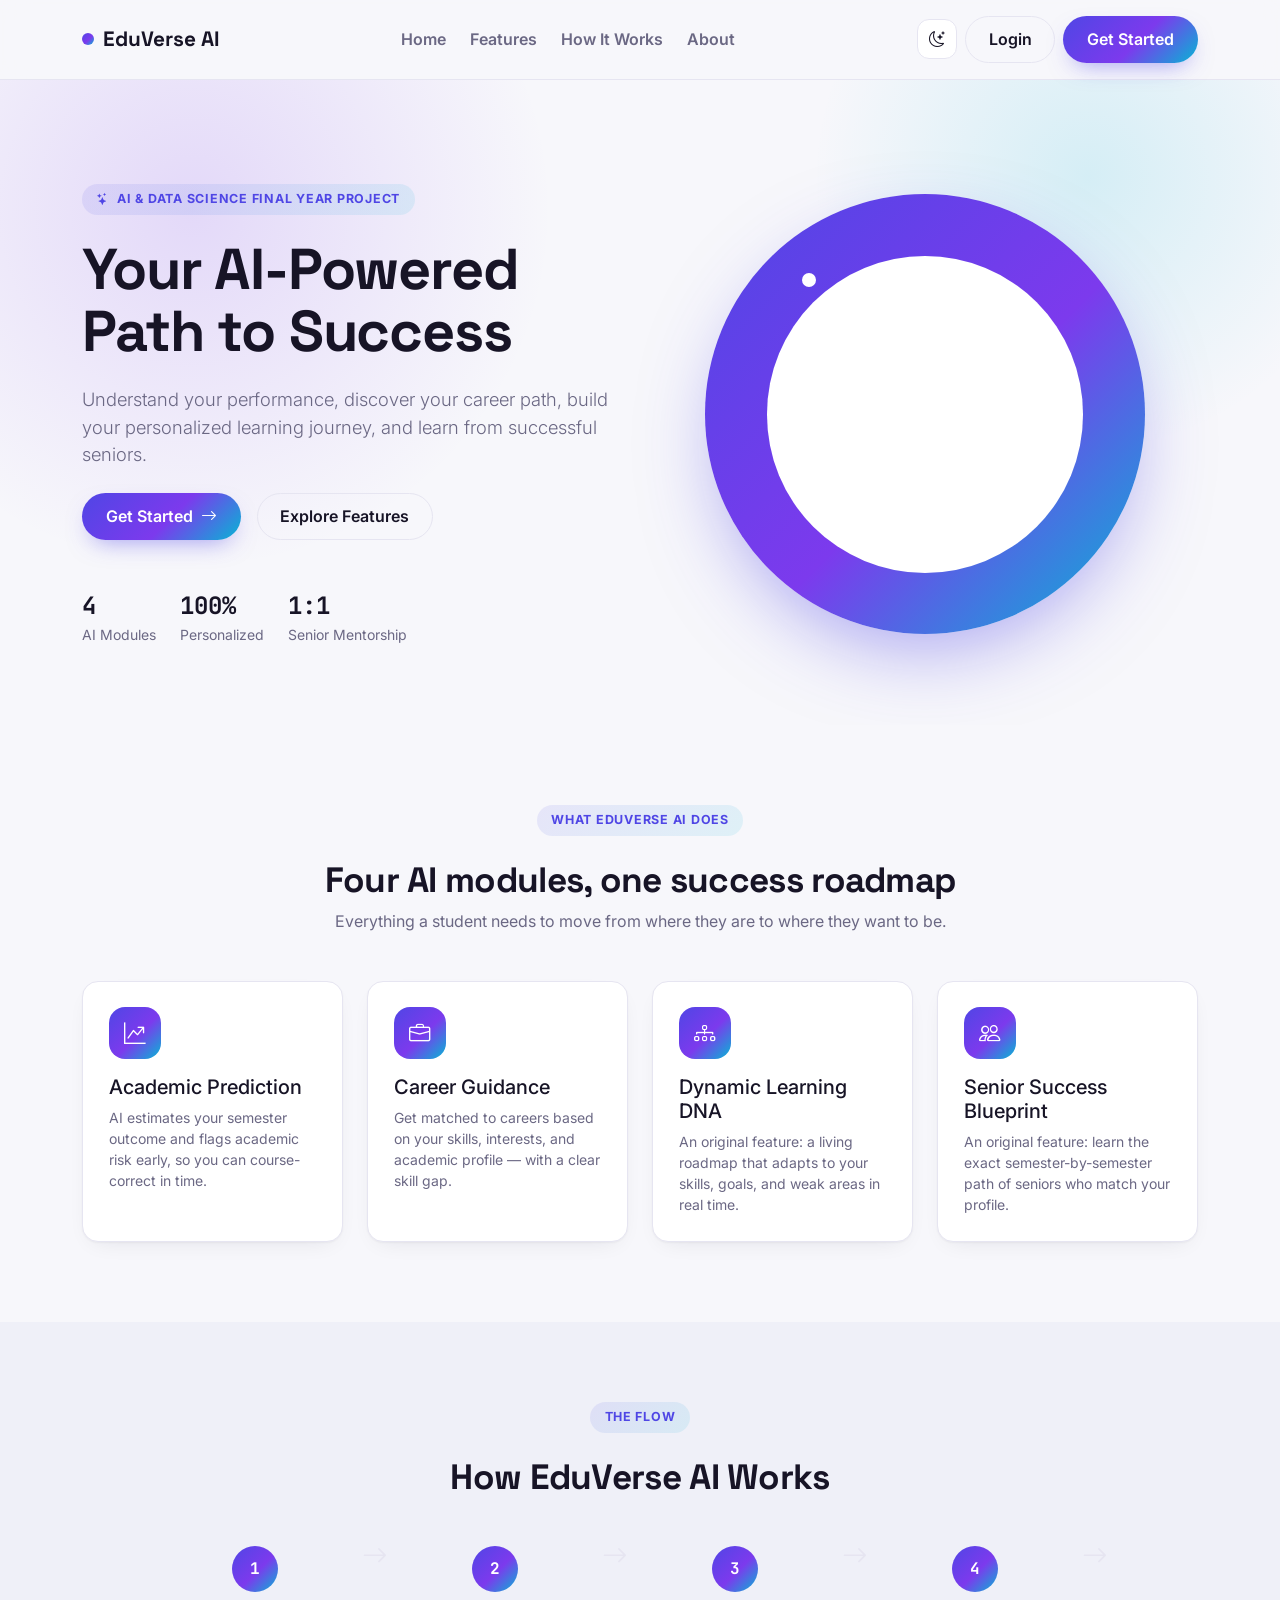
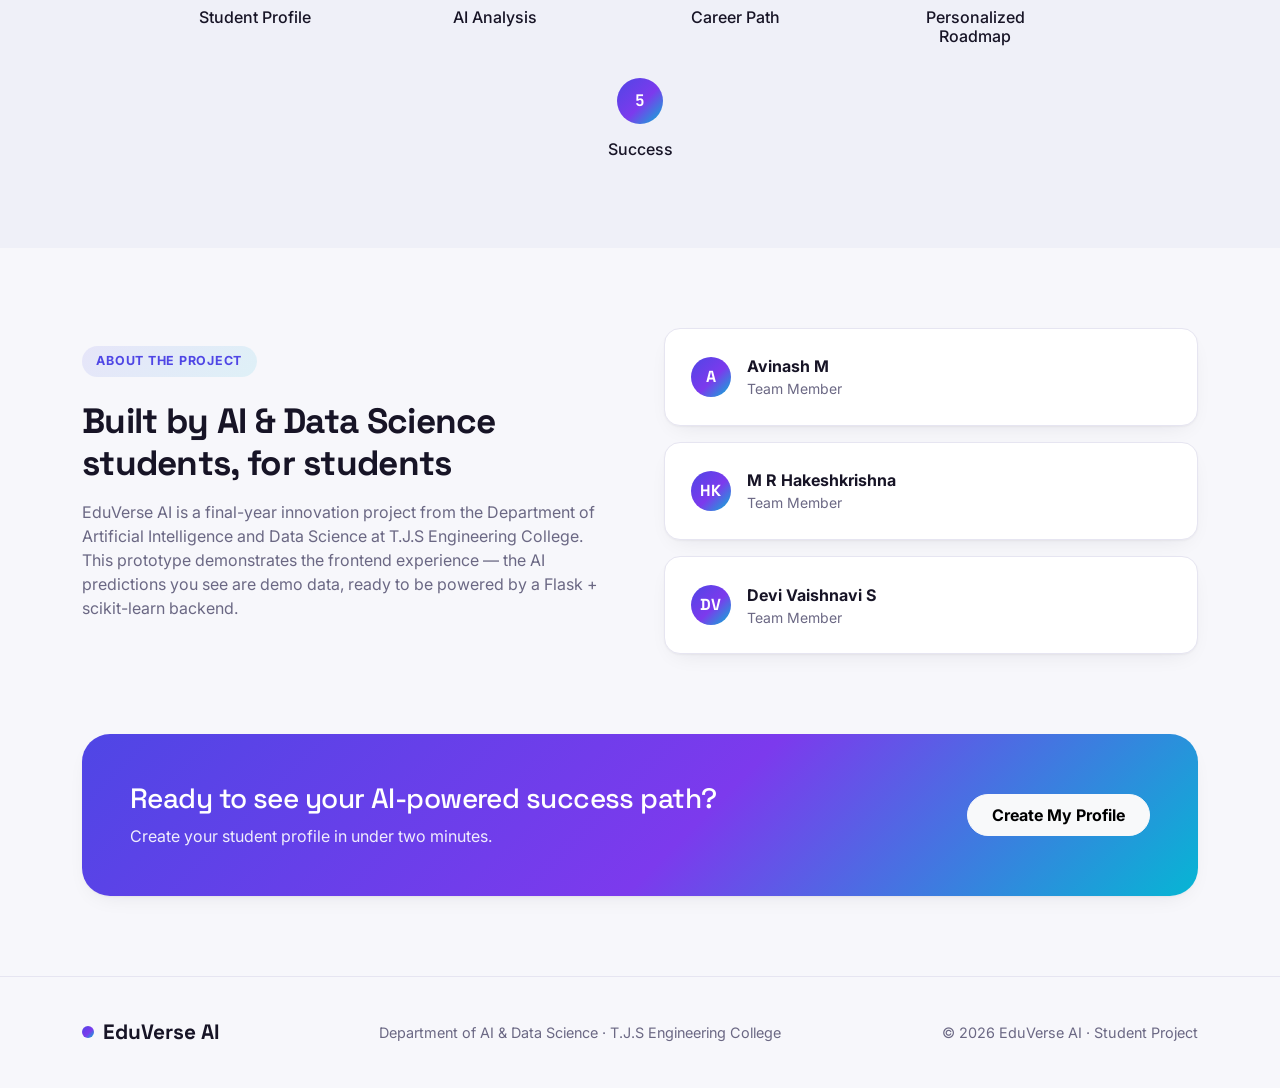
<file: Index.HTML>
<!DOCTYPE html>
<html lang="en">
<head>
<meta charset="UTF-8">
<meta name="viewport" content="width=device-width, initial-scale=1.0">
<title>EduVerse AI — Personalized Student Success Predictor & Learning Guide</title>
<link rel="preconnect" href="https://fonts.googleapis.com">
<link href="https://fonts.googleapis.com/css2?family=Space+Grotesk:wght@500;600;700&family=Inter:wght@400;500;600;700&family=JetBrains+Mono:wght@500;700&display=swap" rel="stylesheet">
<link href="https://cdn.jsdelivr.net/npm/bootstrap@5.3.3/dist/css/bootstrap.min.css" rel="stylesheet">
<link rel="stylesheet" href="https://cdn.jsdelivr.net/npm/bootstrap-icons@1.11.3/font/bootstrap-icons.css">
<link rel="stylesheet" href="style.css">
</head>
<body>

<!-- ================= NAVBAR ================= -->
<nav class="ev-navbar">
  <div class="container d-flex align-items-center justify-content-between py-3">
    <a href="index.html" class="ev-logo"><span class="dot"></span>EduVerse AI</a>
    <div class="d-none d-lg-flex align-items-center gap-4">
      <a href="#home" class="text-muted-ev fw-semibold">Home</a>
      <a href="#features" class="text-muted-ev fw-semibold">Features</a>
      <a href="#how-it-works" class="text-muted-ev fw-semibold">How It Works</a>
      <a href="#about" class="text-muted-ev fw-semibold">About</a>
    </div>
    <div class="d-flex align-items-center gap-2">
      <button class="theme-toggle" aria-label="Toggle theme"><i class="bi bi-moon-stars"></i></button>
      <a href="login.html" class="btn-ev-outline d-none d-sm-inline-block">Login</a>
      <a href="register.html" class="btn-ev-primary">Get Started</a>
    </div>
  </div>
</nav>

<!-- ================= HERO ================= -->
<header class="ev-hero" id="home">
  <div class="ev-hero-bg"></div>
  <div class="container">
    <div class="row align-items-center gy-5">
      <div class="col-lg-6">
        <span class="ev-eyebrow"><i class="bi bi-stars"></i> AI &amp; Data Science Final Year Project</span>
        <h1>Your AI-Powered Path to Success</h1>
        <p class="lead my-4">Understand your performance, discover your career path, build your personalized learning journey, and learn from successful seniors.</p>
        <div class="d-flex flex-wrap gap-3">
          <a href="register.html" class="btn-ev-primary">Get Started <i class="bi bi-arrow-right ms-1"></i></a>
          <a href="#features" class="btn-ev-outline">Explore Features</a>
        </div>
        <div class="d-flex gap-4 mt-5">
          <div><div class="ev-stat-value font-mono" style="font-size:1.5rem;">4</div><div class="text-muted-ev small">AI Modules</div></div>
          <div><div class="ev-stat-value font-mono" style="font-size:1.5rem;">100%</div><div class="text-muted-ev small">Personalized</div></div>
          <div><div class="ev-stat-value font-mono" style="font-size:1.5rem;">1:1</div><div class="text-muted-ev small">Senior Mentorship</div></div>
        </div>
      </div>
      <div class="col-lg-6">
        <div class="neural-orb-wrap">
          <div class="neural-orb">
            <div class="neural-node" style="top:18%;left:22%;"></div>
            <div class="neural-node" style="top:30%;left:70%;animation-delay:.4s;"></div>
            <div class="neural-node" style="top:65%;left:20%;animation-delay:.8s;"></div>
            <div class="neural-node" style="top:72%;left:66%;animation-delay:.3s;"></div>
            <div class="neural-node" style="top:48%;left:46%;animation-delay:.6s;"></div>
          </div>
        </div>
      </div>
    </div>
  </div>
</header>

<!-- ================= FEATURES ================= -->
<section id="features">
  <div class="container">
    <div class="text-center mb-5 fade-up">
      <span class="ev-eyebrow">What EduVerse AI Does</span>
      <h2 class="section-title">Four AI modules, one success roadmap</h2>
      <p class="text-muted-ev">Everything a student needs to move from where they are to where they want to be.</p>
    </div>
    <div class="row g-4">
      <div class="col-md-6 col-lg-3 fade-up">
        <div class="ev-card ev-card-pad hoverable h-100">
          <div class="ev-icon-tile mb-3"><i class="bi bi-graph-up-arrow"></i></div>
          <h5>Academic Prediction</h5>
          <p class="text-muted-ev small mb-0">AI estimates your semester outcome and flags academic risk early, so you can course-correct in time.</p>
        </div>
      </div>
      <div class="col-md-6 col-lg-3 fade-up">
        <div class="ev-card ev-card-pad hoverable h-100">
          <div class="ev-icon-tile mb-3"><i class="bi bi-briefcase"></i></div>
          <h5>Career Guidance</h5>
          <p class="text-muted-ev small mb-0">Get matched to careers based on your skills, interests, and academic profile — with a clear skill gap.</p>
        </div>
      </div>
      <div class="col-md-6 col-lg-3 fade-up">
        <div class="ev-card ev-card-pad hoverable h-100">
          <div class="ev-icon-tile mb-3"><i class="bi bi-diagram-3"></i></div>
          <h5>Dynamic Learning DNA</h5>
          <p class="text-muted-ev small mb-0">An original feature: a living roadmap that adapts to your skills, goals, and weak areas in real time.</p>
        </div>
      </div>
      <div class="col-md-6 col-lg-3 fade-up">
        <div class="ev-card ev-card-pad hoverable h-100">
          <div class="ev-icon-tile mb-3"><i class="bi bi-people"></i></div>
          <h5>Senior Success Blueprint</h5>
          <p class="text-muted-ev small mb-0">An original feature: learn the exact semester-by-semester path of seniors who match your profile.</p>
        </div>
      </div>
    </div>
  </div>
</section>

<!-- ================= HOW IT WORKS ================= -->
<section id="how-it-works" style="background:var(--bg-sunken);">
  <div class="container">
    <div class="text-center mb-5 fade-up">
      <span class="ev-eyebrow">The Flow</span>
      <h2 class="section-title">How EduVerse AI Works</h2>
    </div>
    <div class="row g-4 align-items-start justify-content-center">
      <div class="col-6 col-md-2 ev-step fade-up">
        <div class="num">1</div>
        <h6>Student Profile</h6>
      </div>
      <div class="col-auto ev-step-arrow d-none d-md-flex align-items-center" style="margin-top:.9rem;"><i class="bi bi-arrow-right"></i></div>
      <div class="col-6 col-md-2 ev-step fade-up">
        <div class="num">2</div>
        <h6>AI Analysis</h6>
      </div>
      <div class="col-auto ev-step-arrow d-none d-md-flex align-items-center" style="margin-top:.9rem;"><i class="bi bi-arrow-right"></i></div>
      <div class="col-6 col-md-2 ev-step fade-up">
        <div class="num">3</div>
        <h6>Career Path</h6>
      </div>
      <div class="col-auto ev-step-arrow d-none d-md-flex align-items-center" style="margin-top:.9rem;"><i class="bi bi-arrow-right"></i></div>
      <div class="col-6 col-md-2 ev-step fade-up">
        <div class="num">4</div>
        <h6>Personalized Roadmap</h6>
      </div>
      <div class="col-auto ev-step-arrow d-none d-md-flex align-items-center" style="margin-top:.9rem;"><i class="bi bi-arrow-right"></i></div>
      <div class="col-6 col-md-2 ev-step fade-up">
        <div class="num">5</div>
        <h6>Success</h6>
      </div>
    </div>
  </div>
</section>

<!-- ================= ABOUT / TEAM ================= -->
<section id="about">
  <div class="container">
    <div class="row g-5 align-items-center">
      <div class="col-lg-6 fade-up">
        <span class="ev-eyebrow">About the Project</span>
        <h2 class="section-title mb-3">Built by AI &amp; Data Science students, for students</h2>
        <p class="text-muted-ev">EduVerse AI is a final-year innovation project from the Department of Artificial Intelligence and Data Science at T.J.S Engineering College. This prototype demonstrates the frontend experience — the AI predictions you see are demo data, ready to be powered by a Flask + scikit-learn backend.</p>
      </div>
      <div class="col-lg-6 fade-up">
        <div class="row g-3">
          <div class="col-12">
            <div class="ev-card ev-card-pad d-flex align-items-center gap-3">
              <div class="ev-avatar">A</div>
              <div><strong>Avinash M</strong><div class="text-muted-ev small">Team Member</div></div>
            </div>
          </div>
          <div class="col-12">
            <div class="ev-card ev-card-pad d-flex align-items-center gap-3">
              <div class="ev-avatar">HK</div>
              <div><strong>M R Hakeshkrishna</strong><div class="text-muted-ev small">Team Member</div></div>
            </div>
          </div>
          <div class="col-12">
            <div class="ev-card ev-card-pad d-flex align-items-center gap-3">
              <div class="ev-avatar">DV</div>
              <div><strong>Devi Vaishnavi S</strong><div class="text-muted-ev small">Team Member</div></div>
            </div>
          </div>
        </div>
      </div>
    </div>
  </div>
</section>

<!-- ================= CTA ================= -->
<section style="padding-top:0;">
  <div class="container">
    <div class="ev-card fade-up" style="background:var(--ev-gradient); border:none; padding:3rem; border-radius:28px;">
      <div class="row align-items-center g-4">
        <div class="col-lg-8 text-white">
          <h3 class="text-white mb-2">Ready to see your AI-powered success path?</h3>
          <p class="mb-0" style="opacity:.9;">Create your student profile in under two minutes.</p>
        </div>
        <div class="col-lg-4 text-lg-end">
          <a href="register.html" class="btn btn-light rounded-pill fw-bold px-4 py-2">Create My Profile</a>
        </div>
      </div>
    </div>
  </div>
</section>

<footer class="ev-footer">
  <div class="container d-flex flex-wrap justify-content-between align-items-center gap-3">
    <a href="index.html" class="ev-logo"><span class="dot"></span>EduVerse AI</a>
    <div>Department of AI &amp; Data Science · T.J.S Engineering College</div>
    <div>© 2026 EduVerse AI · Student Project</div>
  </div>
</footer>

<script src="https://cdn.jsdelivr.net/npm/bootstrap@5.3.3/dist/js/bootstrap.bundle.min.js"></script>
<script src="script.js"></script>
</body>
</html>
</file>
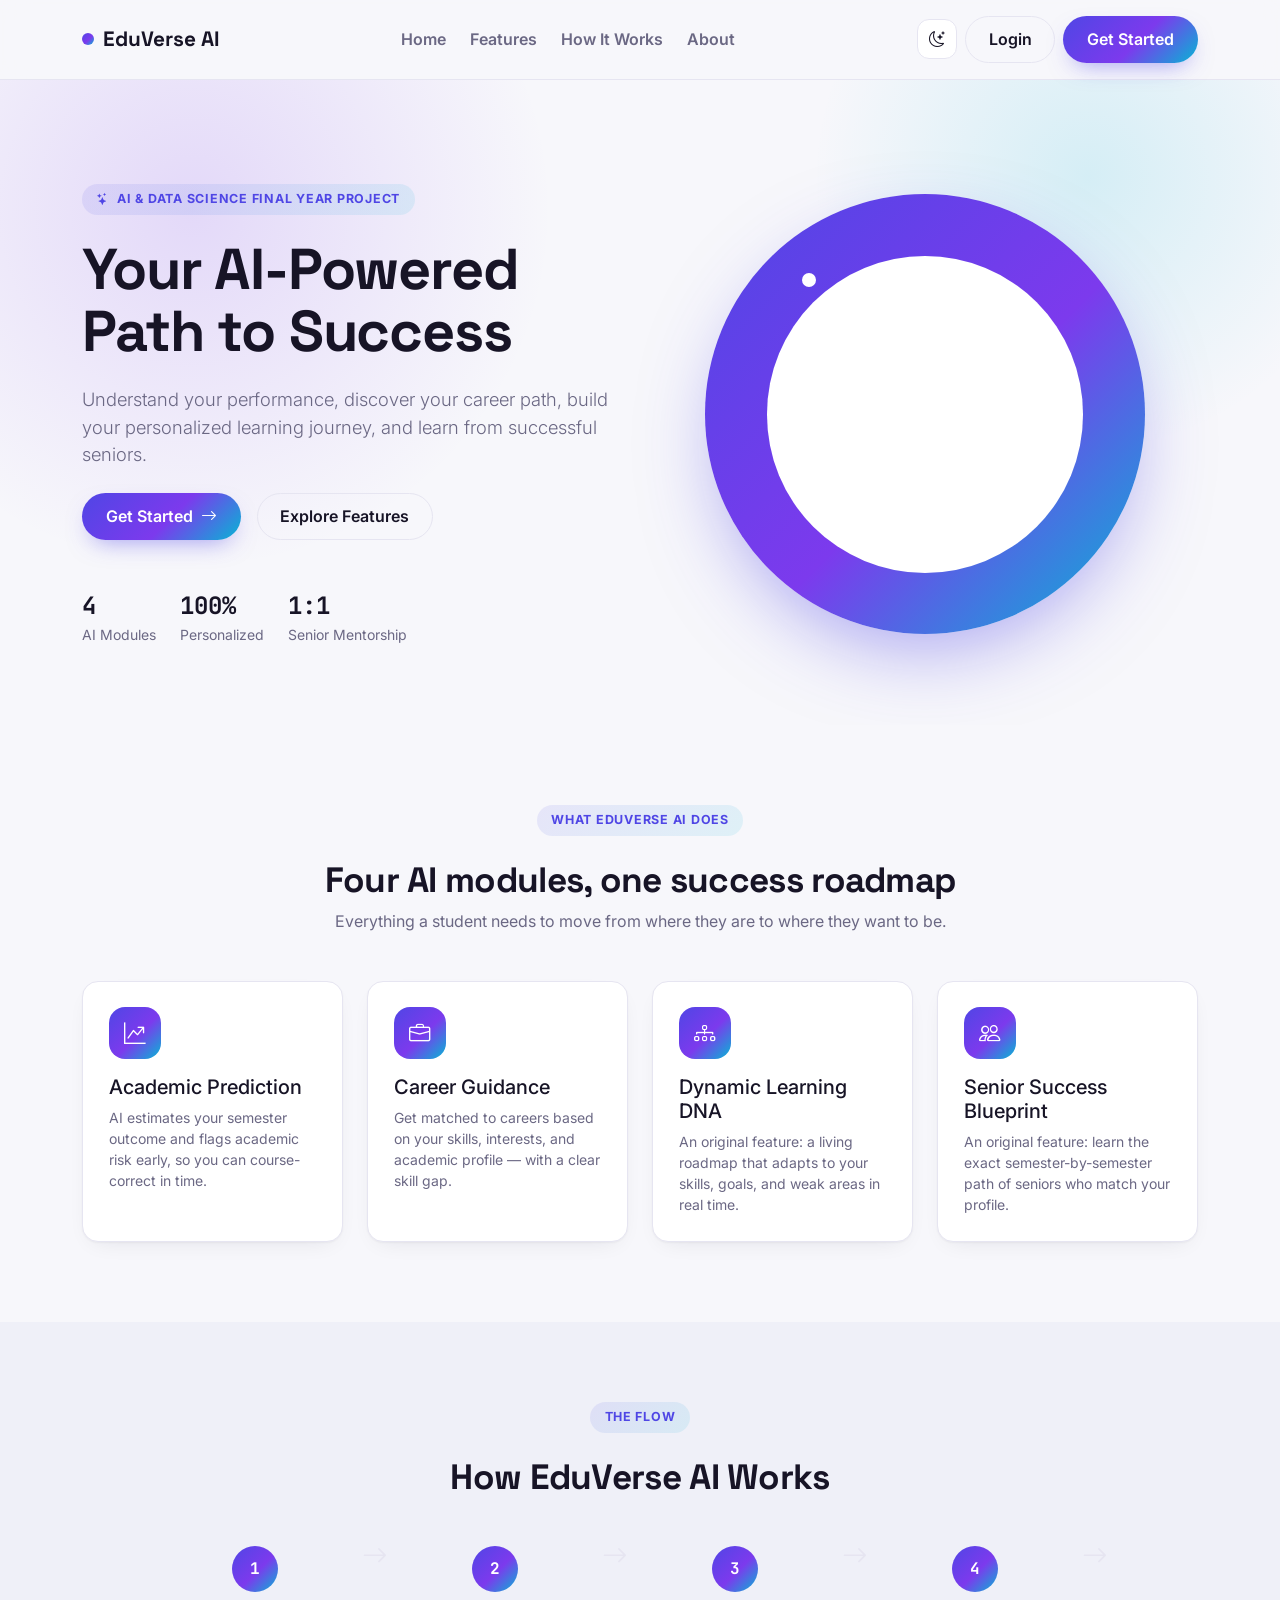
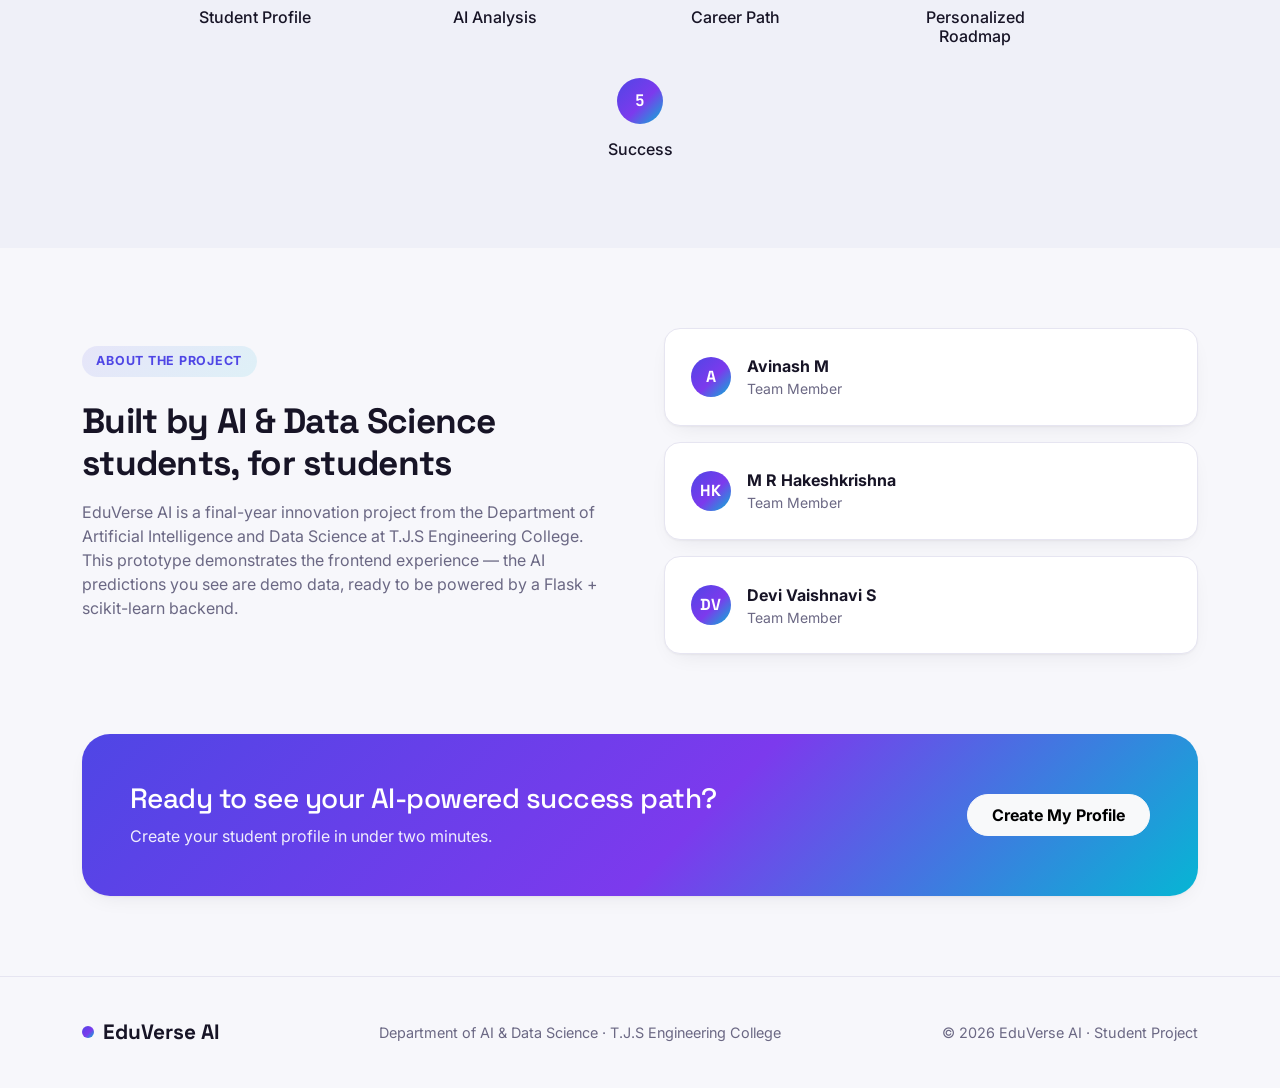
<file: Index.html>
<!DOCTYPE html>
<html lang="en">
<head>
<meta charset="UTF-8">
<meta name="viewport" content="width=device-width, initial-scale=1.0">
<title>EduVerse AI — Personalized Student Success Predictor & Learning Guide</title>
<link rel="preconnect" href="https://fonts.googleapis.com">
<link href="https://fonts.googleapis.com/css2?family=Space+Grotesk:wght@500;600;700&family=Inter:wght@400;500;600;700&family=JetBrains+Mono:wght@500;700&display=swap" rel="stylesheet">
<link href="https://cdn.jsdelivr.net/npm/bootstrap@5.3.3/dist/css/bootstrap.min.css" rel="stylesheet">
<link rel="stylesheet" href="https://cdn.jsdelivr.net/npm/bootstrap-icons@1.11.3/font/bootstrap-icons.css">
<link rel="stylesheet" href="style.css">
</head>
<body>

<!-- ================= NAVBAR ================= -->
<nav class="ev-navbar">
  <div class="container d-flex align-items-center justify-content-between py-3">
    <a href="index.html" class="ev-logo"><span class="dot"></span>EduVerse AI</a>
    <div class="d-none d-lg-flex align-items-center gap-4">
      <a href="#home" class="text-muted-ev fw-semibold">Home</a>
      <a href="#features" class="text-muted-ev fw-semibold">Features</a>
      <a href="#how-it-works" class="text-muted-ev fw-semibold">How It Works</a>
      <a href="#about" class="text-muted-ev fw-semibold">About</a>
    </div>
    <div class="d-flex align-items-center gap-2">
      <button class="theme-toggle" aria-label="Toggle theme"><i class="bi bi-moon-stars"></i></button>
      <a href="login.html" class="btn-ev-outline d-none d-sm-inline-block">Login</a>
      <a href="register.html" class="btn-ev-primary">Get Started</a>
    </div>
  </div>
</nav>

<!-- ================= HERO ================= -->
<header class="ev-hero" id="home">
  <div class="ev-hero-bg"></div>
  <div class="container">
    <div class="row align-items-center gy-5">
      <div class="col-lg-6">
        <span class="ev-eyebrow"><i class="bi bi-stars"></i> AI &amp; Data Science Final Year Project</span>
        <h1>Your AI-Powered Path to Success</h1>
        <p class="lead my-4">Understand your performance, discover your career path, build your personalized learning journey, and learn from successful seniors.</p>
        <div class="d-flex flex-wrap gap-3">
          <a href="register.html" class="btn-ev-primary">Get Started <i class="bi bi-arrow-right ms-1"></i></a>
          <a href="#features" class="btn-ev-outline">Explore Features</a>
        </div>
        <div class="d-flex gap-4 mt-5">
          <div><div class="ev-stat-value font-mono" style="font-size:1.5rem;">4</div><div class="text-muted-ev small">AI Modules</div></div>
          <div><div class="ev-stat-value font-mono" style="font-size:1.5rem;">100%</div><div class="text-muted-ev small">Personalized</div></div>
          <div><div class="ev-stat-value font-mono" style="font-size:1.5rem;">1:1</div><div class="text-muted-ev small">Senior Mentorship</div></div>
        </div>
      </div>
      <div class="col-lg-6">
        <div class="neural-orb-wrap">
          <div class="neural-orb">
            <div class="neural-node" style="top:18%;left:22%;"></div>
            <div class="neural-node" style="top:30%;left:70%;animation-delay:.4s;"></div>
            <div class="neural-node" style="top:65%;left:20%;animation-delay:.8s;"></div>
            <div class="neural-node" style="top:72%;left:66%;animation-delay:.3s;"></div>
            <div class="neural-node" style="top:48%;left:46%;animation-delay:.6s;"></div>
          </div>
        </div>
      </div>
    </div>
  </div>
</header>

<!-- ================= FEATURES ================= -->
<section id="features">
  <div class="container">
    <div class="text-center mb-5 fade-up">
      <span class="ev-eyebrow">What EduVerse AI Does</span>
      <h2 class="section-title">Four AI modules, one success roadmap</h2>
      <p class="text-muted-ev">Everything a student needs to move from where they are to where they want to be.</p>
    </div>
    <div class="row g-4">
      <div class="col-md-6 col-lg-3 fade-up">
        <div class="ev-card ev-card-pad hoverable h-100">
          <div class="ev-icon-tile mb-3"><i class="bi bi-graph-up-arrow"></i></div>
          <h5>Academic Prediction</h5>
          <p class="text-muted-ev small mb-0">AI estimates your semester outcome and flags academic risk early, so you can course-correct in time.</p>
        </div>
      </div>
      <div class="col-md-6 col-lg-3 fade-up">
        <div class="ev-card ev-card-pad hoverable h-100">
          <div class="ev-icon-tile mb-3"><i class="bi bi-briefcase"></i></div>
          <h5>Career Guidance</h5>
          <p class="text-muted-ev small mb-0">Get matched to careers based on your skills, interests, and academic profile — with a clear skill gap.</p>
        </div>
      </div>
      <div class="col-md-6 col-lg-3 fade-up">
        <div class="ev-card ev-card-pad hoverable h-100">
          <div class="ev-icon-tile mb-3"><i class="bi bi-diagram-3"></i></div>
          <h5>Dynamic Learning DNA</h5>
          <p class="text-muted-ev small mb-0">An original feature: a living roadmap that adapts to your skills, goals, and weak areas in real time.</p>
        </div>
      </div>
      <div class="col-md-6 col-lg-3 fade-up">
        <div class="ev-card ev-card-pad hoverable h-100">
          <div class="ev-icon-tile mb-3"><i class="bi bi-people"></i></div>
          <h5>Senior Success Blueprint</h5>
          <p class="text-muted-ev small mb-0">An original feature: learn the exact semester-by-semester path of seniors who match your profile.</p>
        </div>
      </div>
    </div>
  </div>
</section>

<!-- ================= HOW IT WORKS ================= -->
<section id="how-it-works" style="background:var(--bg-sunken);">
  <div class="container">
    <div class="text-center mb-5 fade-up">
      <span class="ev-eyebrow">The Flow</span>
      <h2 class="section-title">How EduVerse AI Works</h2>
    </div>
    <div class="row g-4 align-items-start justify-content-center">
      <div class="col-6 col-md-2 ev-step fade-up">
        <div class="num">1</div>
        <h6>Student Profile</h6>
      </div>
      <div class="col-auto ev-step-arrow d-none d-md-flex align-items-center" style="margin-top:.9rem;"><i class="bi bi-arrow-right"></i></div>
      <div class="col-6 col-md-2 ev-step fade-up">
        <div class="num">2</div>
        <h6>AI Analysis</h6>
      </div>
      <div class="col-auto ev-step-arrow d-none d-md-flex align-items-center" style="margin-top:.9rem;"><i class="bi bi-arrow-right"></i></div>
      <div class="col-6 col-md-2 ev-step fade-up">
        <div class="num">3</div>
        <h6>Career Path</h6>
      </div>
      <div class="col-auto ev-step-arrow d-none d-md-flex align-items-center" style="margin-top:.9rem;"><i class="bi bi-arrow-right"></i></div>
      <div class="col-6 col-md-2 ev-step fade-up">
        <div class="num">4</div>
        <h6>Personalized Roadmap</h6>
      </div>
      <div class="col-auto ev-step-arrow d-none d-md-flex align-items-center" style="margin-top:.9rem;"><i class="bi bi-arrow-right"></i></div>
      <div class="col-6 col-md-2 ev-step fade-up">
        <div class="num">5</div>
        <h6>Success</h6>
      </div>
    </div>
  </div>
</section>

<!-- ================= ABOUT / TEAM ================= -->
<section id="about">
  <div class="container">
    <div class="row g-5 align-items-center">
      <div class="col-lg-6 fade-up">
        <span class="ev-eyebrow">About the Project</span>
        <h2 class="section-title mb-3">Built by AI &amp; Data Science students, for students</h2>
        <p class="text-muted-ev">EduVerse AI is a final-year innovation project from the Department of Artificial Intelligence and Data Science at T.J.S Engineering College. This prototype demonstrates the frontend experience — the AI predictions you see are demo data, ready to be powered by a Flask + scikit-learn backend.</p>
      </div>
      <div class="col-lg-6 fade-up">
        <div class="row g-3">
          <div class="col-12">
            <div class="ev-card ev-card-pad d-flex align-items-center gap-3">
              <div class="ev-avatar">A</div>
              <div><strong>Avinash M</strong><div class="text-muted-ev small">Team Member</div></div>
            </div>
          </div>
          <div class="col-12">
            <div class="ev-card ev-card-pad d-flex align-items-center gap-3">
              <div class="ev-avatar">HK</div>
              <div><strong>M R Hakeshkrishna</strong><div class="text-muted-ev small">Team Member</div></div>
            </div>
          </div>
          <div class="col-12">
            <div class="ev-card ev-card-pad d-flex align-items-center gap-3">
              <div class="ev-avatar">DV</div>
              <div><strong>Devi Vaishnavi S</strong><div class="text-muted-ev small">Team Member</div></div>
            </div>
          </div>
        </div>
      </div>
    </div>
  </div>
</section>

<!-- ================= CTA ================= -->
<section style="padding-top:0;">
  <div class="container">
    <div class="ev-card fade-up" style="background:var(--ev-gradient); border:none; padding:3rem; border-radius:28px;">
      <div class="row align-items-center g-4">
        <div class="col-lg-8 text-white">
          <h3 class="text-white mb-2">Ready to see your AI-powered success path?</h3>
          <p class="mb-0" style="opacity:.9;">Create your student profile in under two minutes.</p>
        </div>
        <div class="col-lg-4 text-lg-end">
          <a href="register.html" class="btn btn-light rounded-pill fw-bold px-4 py-2">Create My Profile</a>
        </div>
      </div>
    </div>
  </div>
</section>

<footer class="ev-footer">
  <div class="container d-flex flex-wrap justify-content-between align-items-center gap-3">
    <a href="index.html" class="ev-logo"><span class="dot"></span>EduVerse AI</a>
    <div>Department of AI &amp; Data Science · T.J.S Engineering College</div>
    <div>© 2026 EduVerse AI · Student Project</div>
  </div>
</footer>

<script src="https://cdn.jsdelivr.net/npm/bootstrap@5.3.3/dist/js/bootstrap.bundle.min.js"></script>
<script src="script.js"></script>
</body>
</html>
</file>
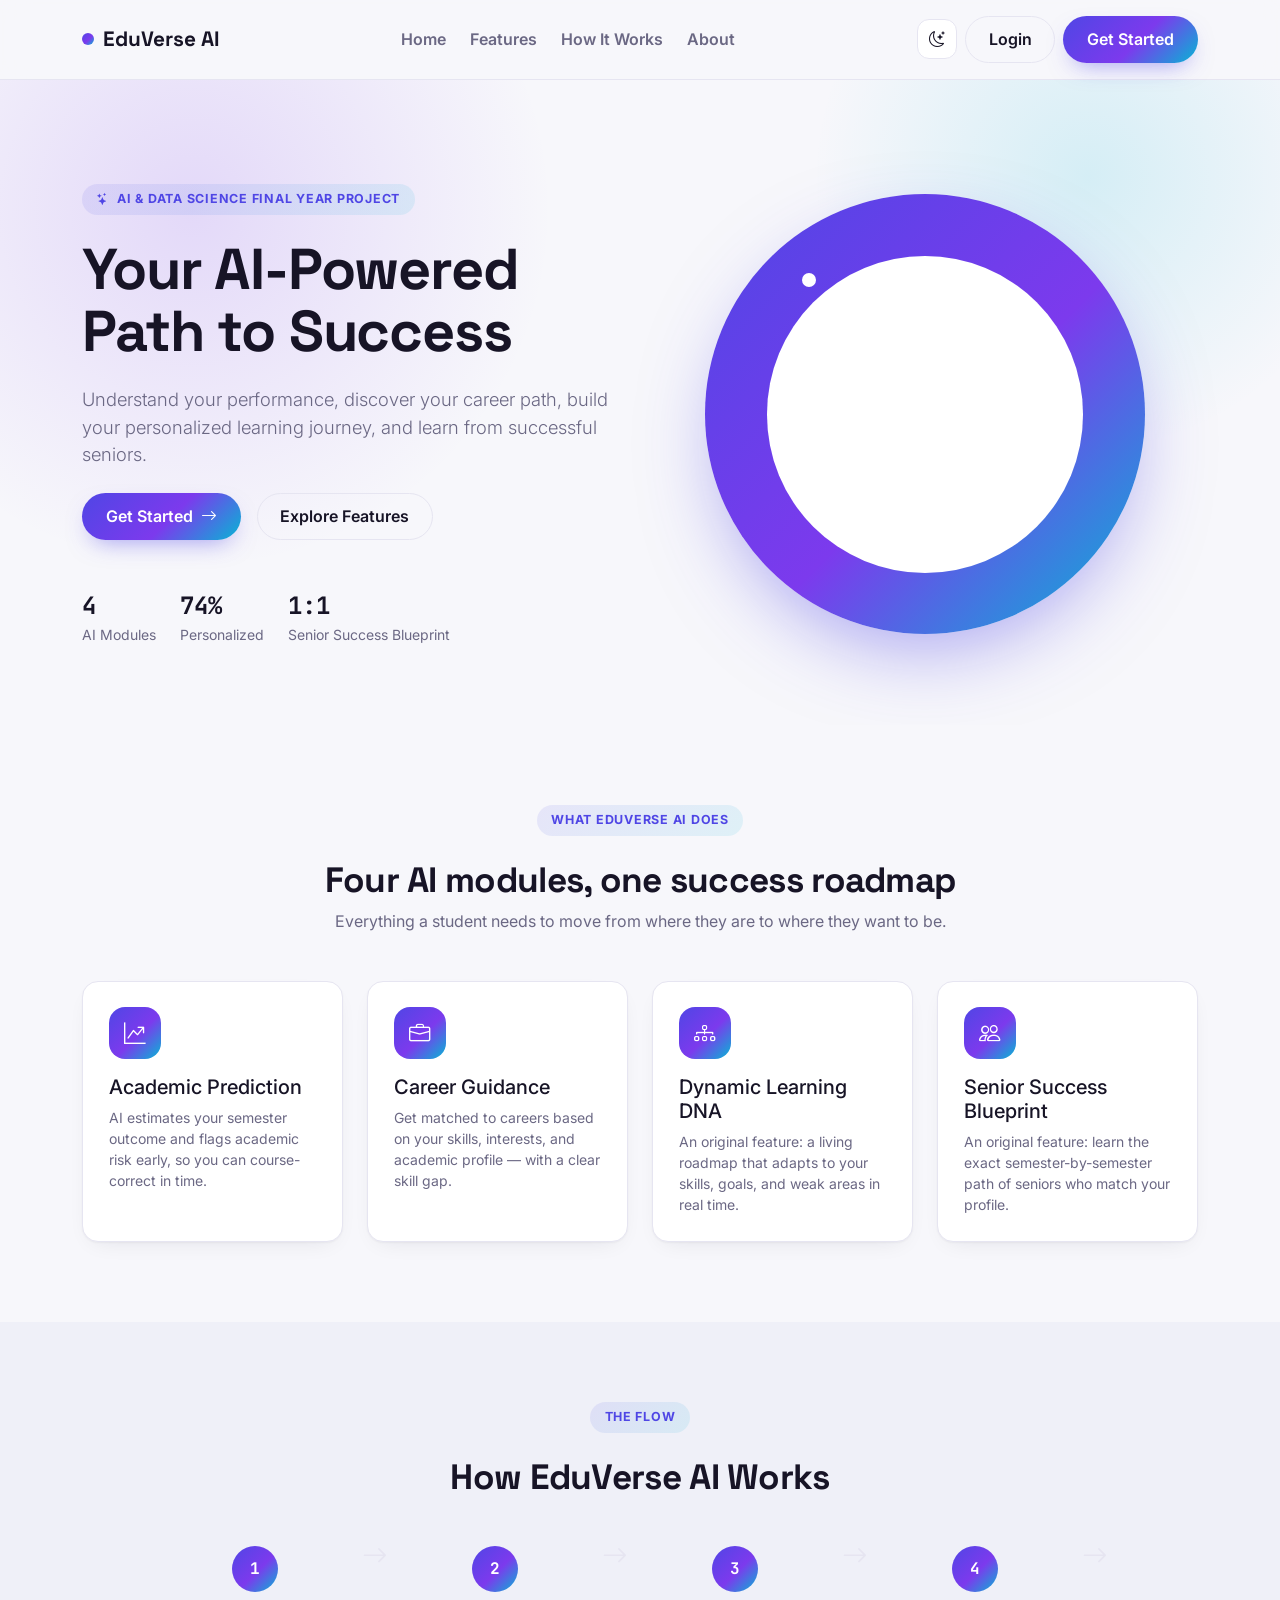
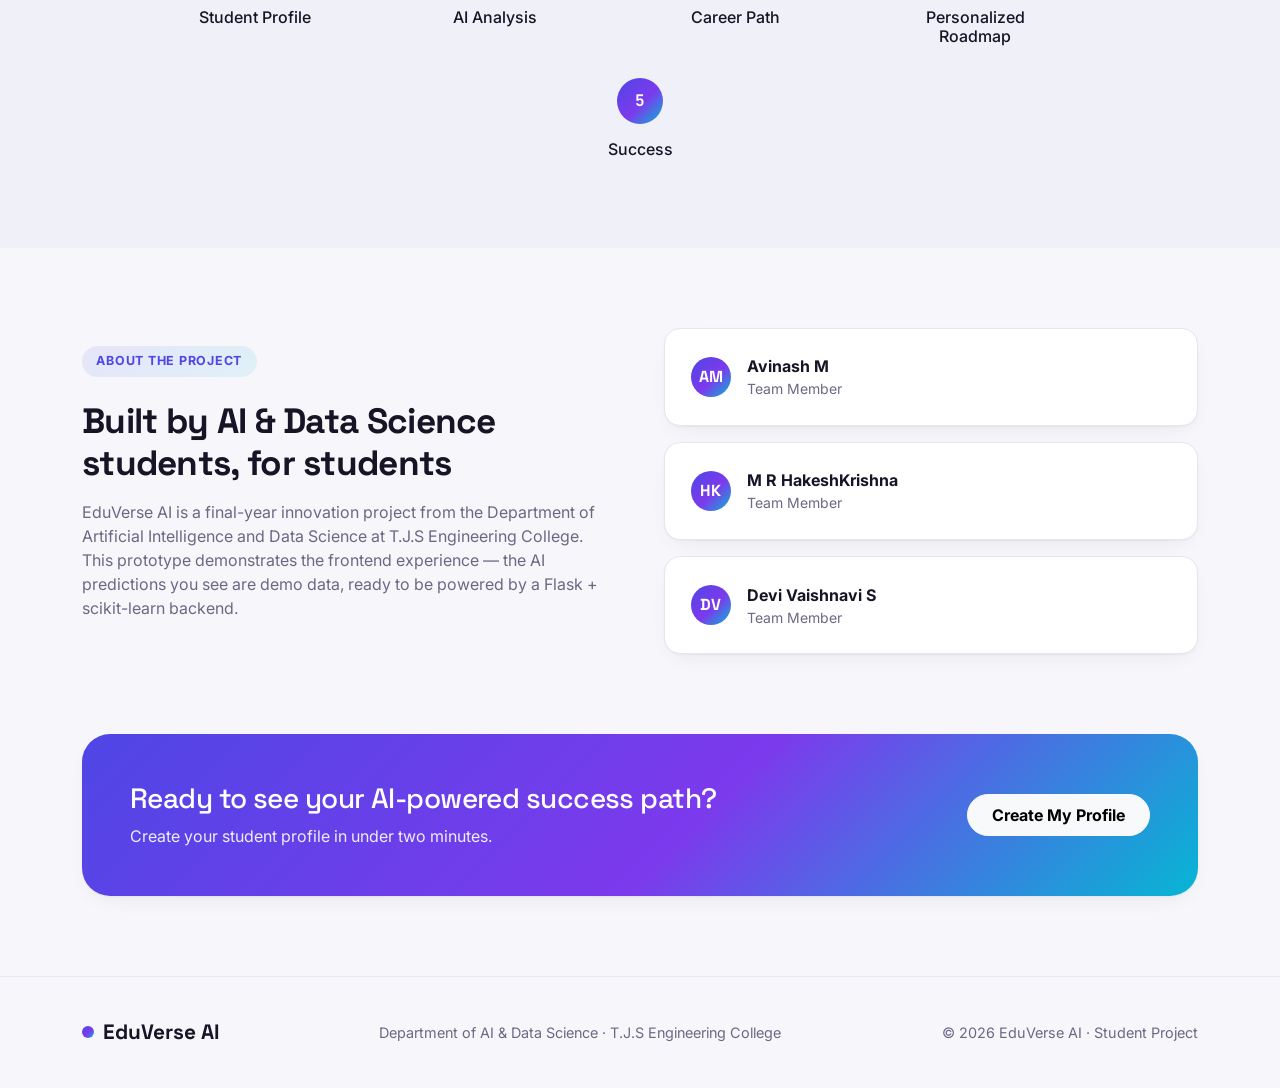
<file: index.html>
<!DOCTYPE html>
<html lang="en">
<head>
<meta charset="UTF-8">
<meta name="viewport" content="width=device-width, initial-scale=1.0">
<title>EduVerse AI — Personalized Student Success Predictor & Learning Guide</title>
<link rel="preconnect" href="https://fonts.googleapis.com">
<link href="https://fonts.googleapis.com/css2?family=Space+Grotesk:wght@500;600;700&family=Inter:wght@400;500;600;700&family=JetBrains+Mono:wght@500;700&display=swap" rel="stylesheet">
<link href="https://cdn.jsdelivr.net/npm/bootstrap@5.3.3/dist/css/bootstrap.min.css" rel="stylesheet">
<link rel="stylesheet" href="https://cdn.jsdelivr.net/npm/bootstrap-icons@1.11.3/font/bootstrap-icons.css">
<link rel="stylesheet" href="style.css">
</head>
<body>

<!-- ================= NAVBAR ================= -->
<nav class="ev-navbar">
  <div class="container d-flex align-items-center justify-content-between py-3">
    <a href="index.html" class="ev-logo"><span class="dot"></span>EduVerse AI</a>
    <div class="d-none d-lg-flex align-items-center gap-4">
      <a href="#home" class="text-muted-ev fw-semibold">Home</a>
      <a href="#features" class="text-muted-ev fw-semibold">Features</a>
      <a href="#how-it-works" class="text-muted-ev fw-semibold">How It Works</a>
      <a href="#about" class="text-muted-ev fw-semibold">About</a>
    </div>
    <div class="d-flex align-items-center gap-2">
      <button class="theme-toggle" aria-label="Toggle theme"><i class="bi bi-moon-stars"></i></button>
      <a href="login.html" class="btn-ev-outline d-none d-sm-inline-block">Login</a>
      <a href="register.html" class="btn-ev-primary">Get Started</a>
    </div>
  </div>
</nav>

<!-- ================= HERO ================= -->
<header class="ev-hero" id="home">
  <div class="ev-hero-bg"></div>
  <div class="container">
    <div class="row align-items-center gy-5">
      <div class="col-lg-6">
        <span class="ev-eyebrow"><i class="bi bi-stars"></i> AI &amp; Data Science Final Year Project</span>
        <h1>Your AI-Powered Path to Success</h1>
        <p class="lead my-4">Understand your performance, discover your career path, build your personalized learning journey, and learn from successful seniors.</p>
        <div class="d-flex flex-wrap gap-3">
          <a href="register.html" class="btn-ev-primary">Get Started <i class="bi bi-arrow-right ms-1"></i></a>
          <a href="#features" class="btn-ev-outline">Explore Features</a>
        </div>
        <div class="d-flex gap-4 mt-5">
          <div><div class="ev-stat-value font-mono" style="font-size:1.5rem;">4</div><div class="text-muted-ev small">AI Modules</div></div>
          <div><div class="ev-stat-value font-mono" style="font-size:1.5rem;">74%</div><div class="text-muted-ev small">Personalized</div></div>
          <div><div class="ev-stat-value font-mono" style="font-size:1.5rem;">1:1</div><div class="text-muted-ev small">Senior Success Blueprint</div></div>
        </div>
      </div>
      <div class="col-lg-6">
        <div class="neural-orb-wrap">
          <div class="neural-orb">
            <div class="neural-node" style="top:18%;left:22%;"></div>
            <div class="neural-node" style="top:30%;left:70%;animation-delay:.4s;"></div>
            <div class="neural-node" style="top:65%;left:20%;animation-delay:.8s;"></div>
            <div class="neural-node" style="top:72%;left:66%;animation-delay:1.2s;"></div>
            <div class="neural-node" style="top:48%;left:46%;animation-delay:1.6s;"></div>
          </div>
        </div>
      </div>
    </div>
  </div>
</header>

<!-- ================= FEATURES ================= -->
<section id="features">
  <div class="container">
    <div class="text-center mb-5 fade-up">
      <span class="ev-eyebrow">What EduVerse AI Does</span>
      <h2 class="section-title">Four AI modules, one success roadmap</h2>
      <p class="text-muted-ev">Everything a student needs to move from where they are to where they want to be.</p>
    </div>
    <div class="row g-4">
      <div class="col-md-6 col-lg-3 fade-up">
        <div class="ev-card ev-card-pad hoverable h-100">
          <div class="ev-icon-tile mb-3"><i class="bi bi-graph-up-arrow"></i></div>
          <h5>Academic Prediction</h5>
          <p class="text-muted-ev small mb-0">AI estimates your semester outcome and flags academic risk early, so you can course-correct in time.</p>
        </div>
      </div>
      <div class="col-md-6 col-lg-3 fade-up">
        <div class="ev-card ev-card-pad hoverable h-100">
          <div class="ev-icon-tile mb-3"><i class="bi bi-briefcase"></i></div>
          <h5>Career Guidance</h5>
          <p class="text-muted-ev small mb-0">Get matched to careers based on your skills, interests, and academic profile — with a clear skill gap.</p>
        </div>
      </div>
      <div class="col-md-6 col-lg-3 fade-up">
        <div class="ev-card ev-card-pad hoverable h-100">
          <div class="ev-icon-tile mb-3"><i class="bi bi-diagram-3"></i></div>
          <h5>Dynamic Learning DNA</h5>
          <p class="text-muted-ev small mb-0">An original feature: a living roadmap that adapts to your skills, goals, and weak areas in real time.</p>
        </div>
      </div>
      <div class="col-md-6 col-lg-3 fade-up">
        <div class="ev-card ev-card-pad hoverable h-100">
          <div class="ev-icon-tile mb-3"><i class="bi bi-people"></i></div>
          <h5>Senior Success Blueprint</h5>
          <p class="text-muted-ev small mb-0">An original feature: learn the exact semester-by-semester path of seniors who match your profile.</p>
        </div>
      </div>
    </div>
  </div>
</section>

<!-- ================= HOW IT WORKS ================= -->
<section id="how-it-works" style="background:var(--bg-sunken);">
  <div class="container">
    <div class="text-center mb-5 fade-up">
      <span class="ev-eyebrow">The Flow</span>
      <h2 class="section-title">How EduVerse AI Works</h2>
    </div>
    <div class="row g-4 align-items-start justify-content-center">
      <div class="col-6 col-md-2 ev-step fade-up">
        <div class="num">1</div>
        <h6>Student Profile</h6>
      </div>
      <div class="col-auto ev-step-arrow d-none d-md-flex align-items-center" style="margin-top:.9rem;"><i class="bi bi-arrow-right"></i></div>
      <div class="col-6 col-md-2 ev-step fade-up">
        <div class="num">2</div>
        <h6>AI Analysis</h6>
      </div>
      <div class="col-auto ev-step-arrow d-none d-md-flex align-items-center" style="margin-top:.9rem;"><i class="bi bi-arrow-right"></i></div>
      <div class="col-6 col-md-2 ev-step fade-up">
        <div class="num">3</div>
        <h6>Career Path</h6>
      </div>
      <div class="col-auto ev-step-arrow d-none d-md-flex align-items-center" style="margin-top:.9rem;"><i class="bi bi-arrow-right"></i></div>
      <div class="col-6 col-md-2 ev-step fade-up">
        <div class="num">4</div>
        <h6>Personalized Roadmap</h6>
      </div>
      <div class="col-auto ev-step-arrow d-none d-md-flex align-items-center" style="margin-top:.9rem;"><i class="bi bi-arrow-right"></i></div>
      <div class="col-6 col-md-2 ev-step fade-up">
        <div class="num">5</div>
        <h6>Success</h6>
      </div>
    </div>
  </div>
</section>

<!-- ================= ABOUT / TEAM ================= -->
<section id="about">
  <div class="container">
    <div class="row g-5 align-items-center">
      <div class="col-lg-6 fade-up">
        <span class="ev-eyebrow">About the Project</span>
        <h2 class="section-title mb-3">Built by AI &amp; Data Science students, for students</h2>
        <p class="text-muted-ev">EduVerse AI is a final-year innovation project from the Department of Artificial Intelligence and Data Science at T.J.S Engineering College. This prototype demonstrates the frontend experience — the AI predictions you see are demo data, ready to be powered by a Flask + scikit-learn backend.</p>
      </div>
      <div class="col-lg-6 fade-up">
        <div class="row g-3">
          <div class="col-12">
            <div class="ev-card ev-card-pad d-flex align-items-center gap-3">
              <div class="ev-avatar">AM</div>
              <div><strong>Avinash M</strong><div class="text-muted-ev small">Team Member</div></div>
            </div>
          </div>
          <div class="col-12">
            <div class="ev-card ev-card-pad d-flex align-items-center gap-3">
              <div class="ev-avatar">HK</div>
              <div><strong>M R HakeshKrishna</strong><div class="text-muted-ev small">Team Member</div></div>
            </div>
          </div>
          <div class="col-12">
            <div class="ev-card ev-card-pad d-flex align-items-center gap-3">
              <div class="ev-avatar">DV</div>
              <div><strong>Devi Vaishnavi S</strong><div class="text-muted-ev small">Team Member</div></div>
            </div>
          </div>
        </div>
      </div>
    </div>
  </div>
</section>

<!-- ================= CTA ================= -->
<section style="padding-top:0;">
  <div class="container">
    <div class="ev-card fade-up" style="background:var(--ev-gradient); border:none; padding:3rem; border-radius:28px;">
      <div class="row align-items-center g-4">
        <div class="col-lg-8 text-white">
          <h3 class="text-white mb-2">Ready to see your AI-powered success path?</h3>
          <p class="mb-0" style="opacity:.9;">Create your student profile in under two minutes.</p>
        </div>
        <div class="col-lg-4 text-lg-end">
          <a href="register.html" class="btn btn-light rounded-pill fw-bold px-4 py-2">Create My Profile</a>
        </div>
      </div>
    </div>
  </div>
</section>

<footer class="ev-footer">
  <div class="container d-flex flex-wrap justify-content-between align-items-center gap-3">
    <a href="index.html" class="ev-logo"><span class="dot"></span>EduVerse AI</a>
    <div>Department of AI &amp; Data Science · T.J.S Engineering College</div>
    <div>© 2026 EduVerse AI · Student Project</div>
  </div>
</footer>

<script src="https://cdn.jsdelivr.net/npm/bootstrap@5.3.3/dist/js/bootstrap.bundle.min.js"></script>
<script src="script.js"></script>
</body>
</html>
</file>
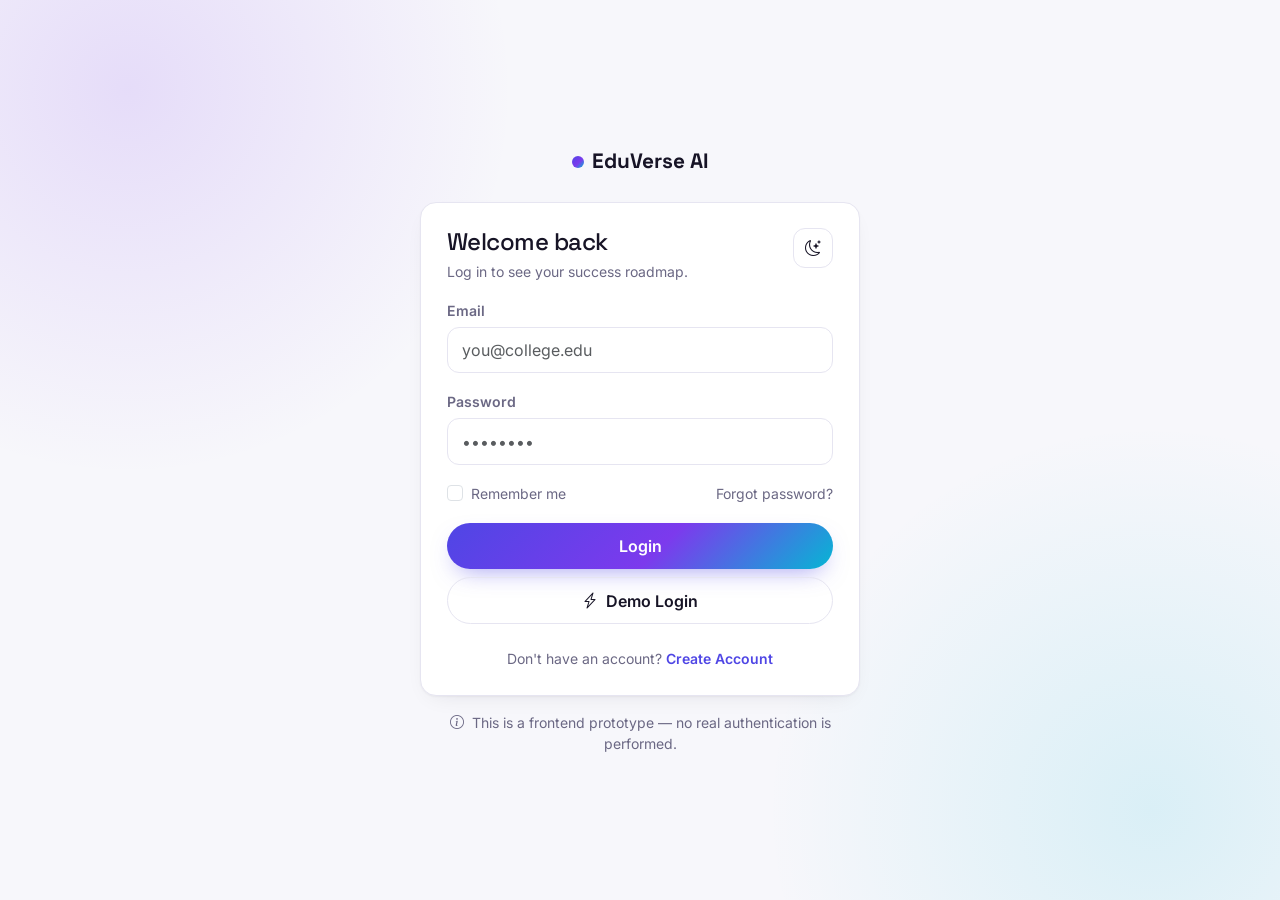
<file: Login.HTML>
<!DOCTYPE html>
<html lang="en">
<head>
<meta charset="UTF-8">
<meta name="viewport" content="width=device-width, initial-scale=1.0">
<title>Login — EduVerse AI</title>
<link href="https://fonts.googleapis.com/css2?family=Space+Grotesk:wght@500;600;700&family=Inter:wght@400;500;600;700&family=JetBrains+Mono:wght@500;700&display=swap" rel="stylesheet">
<link href="https://cdn.jsdelivr.net/npm/bootstrap@5.3.3/dist/css/bootstrap.min.css" rel="stylesheet">
<link rel="stylesheet" href="https://cdn.jsdelivr.net/npm/bootstrap-icons@1.11.3/font/bootstrap-icons.css">
<link rel="stylesheet" href="style.css">
</head>
<body>

<div class="auth-shell">
  <div class="auth-card">
    <div class="text-center mb-4">
      <a href="index.html" class="ev-logo justify-content-center"><span class="dot"></span>EduVerse AI</a>
    </div>
    <div class="ev-card ev-card-pad">
      <div class="d-flex justify-content-between align-items-start mb-3">
        <div>
          <h4 class="mb-1">Welcome back</h4>
          <p class="text-muted-ev small mb-0">Log in to see your success roadmap.</p>
        </div>
        <button class="theme-toggle" aria-label="Toggle theme"><i class="bi bi-moon-stars"></i></button>
      </div>

      <form class="needs-validation" novalidate data-success-redirect="dashboard.html">
        <div class="mb-3">
          <label class="form-label">Email</label>
          <input type="email" class="form-control" placeholder="you@college.edu" required>
          <div class="invalid-feedback">Please enter a valid email.</div>
        </div>
        <div class="mb-3">
          <label class="form-label">Password</label>
          <input type="password" class="form-control" placeholder="••••••••" required minlength="4">
          <div class="invalid-feedback">Password must be at least 4 characters.</div>
        </div>
        <div class="d-flex justify-content-between align-items-center mb-3">
          <div class="form-check">
            <input class="form-check-input" type="checkbox" id="remember">
            <label class="form-check-label small text-muted-ev" for="remember">Remember me</label>
          </div>
          <a href="#" class="small text-muted-ev">Forgot password?</a>
        </div>
        <button type="submit" class="btn-ev-primary w-100 mb-2">Login</button>
        <button type="button" id="demoLoginBtn" class="btn-ev-outline w-100">
          <i class="bi bi-lightning-charge me-1"></i> Demo Login
        </button>
      </form>

      <p class="text-center text-muted-ev small mt-4 mb-0">
        Don't have an account? <a href="register.html" class="fw-semibold" style="color:var(--ev-indigo);">Create Account</a>
      </p>
    </div>
    <p class="text-center text-muted-ev small mt-3 mb-0">
      <i class="bi bi-info-circle me-1"></i> This is a frontend prototype — no real authentication is performed.
    </p>
  </div>
</div>

<script src="https://cdn.jsdelivr.net/npm/bootstrap@5.3.3/dist/js/bootstrap.bundle.min.js"></script>
<script src="script.js"></script>
</body>
</html>
</file>
<file: style.css>
/* ==========================================================================
   EduVerse AI — Design Tokens & Core Styles
   Theme: "Neural Pathways" — indigo/violet AI palette with a circuit/DNA
   motif used for the two original features (Learning DNA, Senior Blueprint).
   Fonts: Space Grotesk (display) + Inter (body) + JetBrains Mono (data/stats)
   ========================================================================== */

:root{
  /* ---- Brand palette ---- */
  --ev-indigo:        #4F46E5;
  --ev-indigo-dark:    #3730A3;
  --ev-violet:        #7C3AED;
  --ev-cyan:          #06B6D4;
  --ev-cyan-soft:     #A5F3FC;
  --ev-amber:         #F59E0B;
  --ev-rose:          #F43F5E;
  --ev-green:         #10B981;

  --ev-gradient: linear-gradient(135deg,var(--ev-indigo) 0%,var(--ev-violet) 55%,var(--ev-cyan) 100%);
  --ev-gradient-soft: linear-gradient(135deg, rgba(79,70,229,.10), rgba(6,182,212,.10));

  /* ---- Light mode surface tokens ---- */
  --bg:            #F7F7FB;
  --bg-elevated:   #FFFFFF;
  --bg-sunken:     #EFF0F8;
  --text:          #171426;
  --text-muted:    #6B6884;
  --border:        #E6E5F1;
  --shadow:        0 1px 2px rgba(23,20,38,.04), 0 8px 24px -12px rgba(23,20,38,.12);
  --shadow-lg:     0 20px 45px -20px rgba(79,70,229,.35);

  /* ---- Type ---- */
  --font-display: 'Space Grotesk', sans-serif;
  --font-body:    'Inter', sans-serif;
  --font-mono:    'JetBrains Mono', monospace;

  --radius-sm: 10px;
  --radius-md: 16px;
  --radius-lg: 24px;

  --sidebar-w: 264px;
}

[data-theme="dark"]{
  --bg:            #0E0B1A;
  --bg-elevated:   #171327;
  --bg-sunken:     #120F20;
  --text:          #F1EFFB;
  --text-muted:    #948FB3;
  --border:        #2A2540;
  --shadow:        0 1px 2px rgba(0,0,0,.3), 0 8px 30px -12px rgba(0,0,0,.6);
  --shadow-lg:     0 20px 55px -20px rgba(124,58,237,.55);
}

*{ box-sizing:border-box; }

html{ scroll-behavior:smooth; }

body{
  background:var(--bg);
  color:var(--text);
  font-family:var(--font-body);
  transition:background .3s ease,color .3s ease;
  -webkit-font-smoothing:antialiased;
}

h1,h2,h3,h4,.display{
  font-family:var(--font-display);
  letter-spacing:-0.02em;
  color:var(--text);
}

.text-muted-ev{ color:var(--text-muted) !important; }
.font-mono{ font-family:var(--font-mono); }

a{ text-decoration:none; }

/* Respect reduced motion */
@media (prefers-reduced-motion: reduce){
  *{ animation-duration:.001ms !important; transition-duration:.001ms !important; }
}

/* ==========================================================================
   Buttons
   ========================================================================== */
.btn-ev-primary{
  background:var(--ev-gradient);
  border:none;
  color:#fff;
  font-weight:600;
  padding:.7rem 1.5rem;
  border-radius:999px;
  box-shadow:0 10px 25px -10px rgba(79,70,229,.55);
  transition:transform .2s ease, box-shadow .2s ease;
}
.btn-ev-primary:hover{ transform:translateY(-2px); box-shadow:0 16px 32px -10px rgba(79,70,229,.65); color:#fff; }

.btn-ev-outline{
  background:transparent;
  border:1.5px solid var(--border);
  color:var(--text);
  font-weight:600;
  padding:.65rem 1.4rem;
  border-radius:999px;
  transition:all .2s ease;
}
.btn-ev-outline:hover{ border-color:var(--ev-indigo); color:var(--ev-indigo); transform:translateY(-2px); }

/* ==========================================================================
   Cards
   ========================================================================== */
.ev-card{
  background:var(--bg-elevated);
  border:1px solid var(--border);
  border-radius:var(--radius-md);
  box-shadow:var(--shadow);
  transition:transform .25s ease, box-shadow .25s ease, border-color .25s ease;
}
.ev-card.hoverable:hover{
  transform:translateY(-4px);
  box-shadow:var(--shadow-lg);
  border-color:rgba(124,58,237,.35);
}
.ev-card-pad{ padding:1.6rem; }

.ev-badge{
  display:inline-flex; align-items:center; gap:.4rem;
  font-size:.72rem; font-weight:700; letter-spacing:.03em; text-transform:uppercase;
  padding:.32rem .7rem; border-radius:999px;
  background:var(--ev-gradient-soft); color:var(--ev-indigo);
}
[data-theme="dark"] .ev-badge{ color:var(--ev-cyan-soft); }

.ev-badge.demo{ background:rgba(245,158,11,.12); color:#B45309; }
[data-theme="dark"] .ev-badge.demo{ color:#FCD34D; }

.ev-icon-tile{
  width:52px; height:52px; border-radius:16px;
  display:flex; align-items:center; justify-content:center;
  background:var(--ev-gradient); color:#fff; font-size:1.35rem;
  flex-shrink:0;
}

/* ==========================================================================
   Landing page
   ========================================================================== */
.ev-navbar{
  backdrop-filter:blur(14px);
  background:color-mix(in srgb, var(--bg) 82%, transparent);
  border-bottom:1px solid var(--border);
  position:sticky; top:0; z-index:1000;
}
.ev-logo{
  font-family:var(--font-display); font-weight:700; font-size:1.3rem;
  display:flex; align-items:center; gap:.55rem; color:var(--text);
}
.ev-logo .dot{
  width:12px;height:12px;border-radius:50%;
  background:var(--ev-gradient);
  box-shadow:0 0 0 4px var(--ev-gradient-soft);
}

.ev-hero{
  position:relative; overflow:hidden;
  padding:6.5rem 0 5rem;
}
.ev-hero-bg{
  position:absolute; inset:0; z-index:0; pointer-events:none;
  background:
    radial-gradient(600px circle at 15% 20%, rgba(124,58,237,.16), transparent 60%),
    radial-gradient(500px circle at 85% 15%, rgba(6,182,212,.14), transparent 55%);
}
.ev-hero .container{ position:relative; z-index:1; }

.ev-eyebrow{
  display:inline-flex; align-items:center; gap:.5rem;
  font-size:.78rem; font-weight:700; letter-spacing:.06em; text-transform:uppercase;
  color:var(--ev-indigo); background:var(--ev-gradient-soft);
  padding:.4rem .9rem; border-radius:999px; margin-bottom:1.4rem;
}

.ev-hero h1{ font-size:clamp(2.2rem,5vw,3.6rem); line-height:1.08; font-weight:700; }
.ev-hero .lead{ color:var(--text-muted); font-size:1.15rem; max-width:560px; }

/* Neural thread signature graphic */
.neural-orb-wrap{ position:relative; }
.neural-orb{
  width:100%; max-width:440px; aspect-ratio:1/1; margin:0 auto;
  border-radius:50%;
  background:var(--ev-gradient);
  position:relative;
  box-shadow:0 30px 80px -20px rgba(79,70,229,.5);
  animation:orbFloat 6s ease-in-out infinite;
}
@keyframes orbFloat{ 0%,100%{ transform:translateY(0);} 50%{ transform:translateY(-14px);} }
.neural-orb::before{
  content:""; position:absolute; inset:14%; border-radius:50%;
  background:var(--bg-elevated);
}
.neural-node{
  position:absolute; width:14px; height:14px; border-radius:50%;
  background:#fff; box-shadow:0 0 0 6px var(--ev-gradient-soft);
  animation:nodePulse 2.4s ease-in-out infinite;
}
@keyframes nodePulse{ 0%,100%{ opacity:.55; transform:scale(.9);} 50%{ opacity:1; transform:scale(1.15);} }

.ev-step{
  text-align:center; position:relative;
}
.ev-step .num{
  width:46px;height:46px;border-radius:50%;
  background:var(--ev-gradient); color:#fff; font-family:var(--font-mono); font-weight:700;
  display:flex; align-items:center; justify-content:center; margin:0 auto 1rem;
}
.ev-step-arrow{ color:var(--border); font-size:1.6rem; }

section{ padding:5rem 0; }
.section-title{ font-size:clamp(1.6rem,3vw,2.2rem); font-weight:700; }

/* ==========================================================================
   App shell (dashboard-style pages)
   ========================================================================== */
.ev-app{ display:flex; min-height:100vh; }

.ev-sidebar{
  width:var(--sidebar-w); flex-shrink:0;
  background:var(--bg-elevated); border-right:1px solid var(--border);
  padding:1.5rem 1.1rem; position:sticky; top:0; height:100vh;
  display:flex; flex-direction:column; gap:1.5rem;
  transition:transform .3s ease;
  z-index:1200;
}
.ev-sidebar .ev-nav-link{
  display:flex; align-items:center; gap:.8rem;
  padding:.65rem .9rem; border-radius:12px;
  color:var(--text-muted); font-weight:600; font-size:.93rem;
  transition:all .18s ease;
}
.ev-sidebar .ev-nav-link i{ width:20px; text-align:center; }
.ev-sidebar .ev-nav-link:hover{ background:var(--bg-sunken); color:var(--text); }
.ev-sidebar .ev-nav-link.active{ background:var(--ev-gradient); color:#fff; box-shadow:0 8px 18px -8px rgba(79,70,229,.5); }

.ev-sidebar-profile{
  display:flex; align-items:center; gap:.7rem;
  padding:.8rem; border-radius:14px; background:var(--bg-sunken);
}
.ev-avatar{
  width:40px;height:40px;border-radius:50%;
  background:var(--ev-gradient); color:#fff; display:flex; align-items:center; justify-content:center;
  font-weight:700; font-family:var(--font-display); flex-shrink:0;
}

.ev-main{ flex:1; min-width:0; }

.ev-topbar{
  position:sticky; top:0; z-index:1100;
  background:color-mix(in srgb, var(--bg) 85%, transparent);
  backdrop-filter:blur(12px);
  border-bottom:1px solid var(--border);
  padding:1rem 1.6rem;
  display:flex; align-items:center; justify-content:space-between; gap:1rem;
}

.theme-toggle,.sidebar-toggle-btn{
  width:40px;height:40px;border-radius:12px;border:1px solid var(--border);
  background:var(--bg-elevated); color:var(--text);
  display:flex; align-items:center; justify-content:center;
}

.ev-content{ padding:1.8rem 1.6rem 3rem; max-width:1280px; }

/* Stat cards */
.ev-stat-value{ font-family:var(--font-mono); font-size:2rem; font-weight:700; }
.ev-progress{
  height:8px; border-radius:999px; background:var(--bg-sunken); overflow:hidden;
}
.ev-progress-bar{ height:100%; border-radius:999px; background:var(--ev-gradient); transition:width 1s cubic-bezier(.2,.8,.2,1); }

/* ==========================================================================
   Learning DNA — vertical strand roadmap (signature element)
   ========================================================================== */
.dna-track{ position:relative; padding-left:2.6rem; }
.dna-track::before{
  content:""; position:absolute; left:14px; top:6px; bottom:6px; width:3px;
  background:linear-gradient(var(--ev-indigo),var(--ev-violet),var(--ev-cyan));
  border-radius:3px;
}
.dna-node{ position:relative; margin-bottom:1.1rem; }
.dna-node::before{
  content:""; position:absolute; left:-2.6rem; top:1.4rem;
  width:16px;height:16px;border-radius:50%;
  background:var(--bg-elevated); border:3px solid var(--ev-indigo);
}
.dna-node.completed::before{ background:var(--ev-green); border-color:var(--ev-green); }
.dna-node.progress::before{ background:var(--ev-amber); border-color:var(--ev-amber); }
.dna-node.next::before{ background:var(--bg-elevated); border-color:var(--border); }

/* Senior blueprint journey timeline */
.journey-track{ position:relative; padding-left:2.6rem; }
.journey-track::before{
  content:""; position:absolute; left:14px; top:6px; bottom:6px; width:3px;
  background:var(--border);
}
.journey-node{ position:relative; margin-bottom:1.4rem; }
.journey-node::before{
  content:attr(data-sem); position:absolute; left:-2.85rem; top:0;
  width:26px;height:26px;border-radius:50%; font-size:.68rem; font-family:var(--font-mono); font-weight:700;
  background:var(--ev-gradient); color:#fff; display:flex; align-items:center; justify-content:center;
}

/* Match ring */
.match-ring{ position:relative; width:64px; height:64px; }
.match-ring svg{ transform:rotate(-90deg); }
.match-ring .pct{
  position:absolute; inset:0; display:flex; align-items:center; justify-content:center;
  font-family:var(--font-mono); font-weight:700; font-size:.85rem;
}

/* Forms */
.form-control,.form-select{
  background:var(--bg-elevated); border:1.5px solid var(--border); color:var(--text);
  border-radius:12px; padding:.65rem .9rem;
}
.form-control:focus,.form-select:focus{
  border-color:var(--ev-indigo); box-shadow:0 0 0 4px var(--ev-gradient-soft); background:var(--bg-elevated); color:var(--text);
}
.form-label{ font-weight:600; font-size:.88rem; color:var(--text-muted); }
label.form-label{margin-bottom:.35rem;}

.auth-shell{
  min-height:100vh; display:flex; align-items:center; justify-content:center;
  background:
    radial-gradient(700px circle at 10% 10%, rgba(124,58,237,.14), transparent 55%),
    radial-gradient(700px circle at 90% 90%, rgba(6,182,212,.12), transparent 55%),
    var(--bg);
  padding:2rem 1rem;
}
.auth-card{ width:100%; max-width:440px; }
.auth-card.wide{ max-width:720px; }

/* Mobile bottom nav */
.ev-bottom-nav{
  display:none; position:fixed; bottom:0; left:0; right:0; z-index:1300;
  background:var(--bg-elevated); border-top:1px solid var(--border);
  padding:.5rem .3rem; box-shadow:0 -8px 24px -12px rgba(0,0,0,.15);
}
.ev-bottom-nav .item{
  display:flex; flex-direction:column; align-items:center; gap:.15rem;
  font-size:.65rem; color:var(--text-muted); font-weight:600; flex:1; padding:.35rem 0; border-radius:10px;
}
.ev-bottom-nav .item.active{ color:var(--ev-indigo); }
.ev-bottom-nav .item i{ font-size:1.05rem; }

@media (max-width: 991.98px){
  .ev-sidebar{ position:fixed; left:0; transform:translateX(-100%); box-shadow:0 0 40px rgba(0,0,0,.25); }
  .ev-sidebar.open{ transform:translateX(0); }
  .ev-sidebar-backdrop{ display:none; position:fixed; inset:0; background:rgba(0,0,0,.4); z-index:1150; }
  .ev-sidebar-backdrop.show{ display:block; }
  .ev-bottom-nav{ display:flex; }
  .ev-content{ padding-bottom:5.5rem; }
}

/* Chip / tag */
.ev-chip{
  display:inline-block; padding:.28rem .72rem; border-radius:999px; font-size:.78rem; font-weight:600;
  background:var(--bg-sunken); color:var(--text-muted); border:1px solid var(--border);
}
.ev-chip.missing{ background:rgba(244,63,94,.08); color:var(--ev-rose); border-color:rgba(244,63,94,.25); }
.ev-chip.have{ background:rgba(16,185,129,.09); color:var(--ev-green); border-color:rgba(16,185,129,.25); }

.risk-low{ color:var(--ev-green); }
.risk-medium{ color:var(--ev-amber); }
.risk-high{ color:var(--ev-rose); }

footer.ev-footer{
  border-top:1px solid var(--border); padding:2.5rem 0; color:var(--text-muted); font-size:.9rem;
}

.fade-up{ opacity:0; transform:translateY(16px); transition:opacity .6s ease, transform .6s ease; }
.fade-up.in{ opacity:1; transform:translateY(0); }

/* ==========================================================================
   Domain Assessment + Aptitude Test add-on
   ========================================================================== */
.aptitude-option{ border-radius:14px; transition:border-color .15s ease, transform .15s ease; }
.aptitude-option:hover{ border-color:var(--ev-indigo) !important; transform:translateX(2px); }
.aptitude-option.selected{ background:var(--ev-gradient-soft); }

.dna-domain-switch{
  border:1.5px solid var(--border); border-radius:999px; padding:.4rem .9rem;
  font-size:.82rem; font-weight:600; color:var(--text-muted); background:var(--bg-elevated);
}
.dna-domain-switch.active-switch{ background:var(--ev-gradient); color:#fff; border-color:transparent; }/* =========================================================
   BIG NEUMORPHIC CIRCLE — LOGIN PAGE
   ========================================================= */

.login-page {
  min-height: 100vh;
  position: relative;
  overflow: hidden;

  display: flex;
  align-items: center;
  justify-content: center;

  background: #eeeeee;
}

/* BIG CIRCLE */
.login-page::before {
  content: "";
  position: absolute;

  width: 850px;
  height: 850px;

  border-radius: 50%;

  background: #eeeeee;

  /* 3D / neumorphic effect */
  box-shadow:
    -35px -35px 70px rgba(255, 255, 255, 0.95),
    35px 35px 70px rgba(170, 170, 170, 0.45);

  /* Position the circle */
  top: 50%;
  left: 50%;

  transform: translate(-50%, -50%);

  z-index: 0;
}

/* Optional inner circle effect */
.login-page::after {
  content: "";
  position: absolute;

  width: 600px;
  height: 600px;

  border-radius: 50%;

  background: #eeeeee;

  box-shadow:
    inset -20px -20px 45px rgba(255, 255, 255, 0.9),
    inset 20px 20px 45px rgba(190, 190, 190, 0.35);

  top: 50%;
  left: 50%;

  transform: translate(-50%, -50%);

  z-index: 0;
}

/* Keep login content above circles */
.login-container {
  position: relative;
  z-index: 2;

  width: 100%;
  max-width: 570px;
  padding: 50px 40px;
}
</file>
